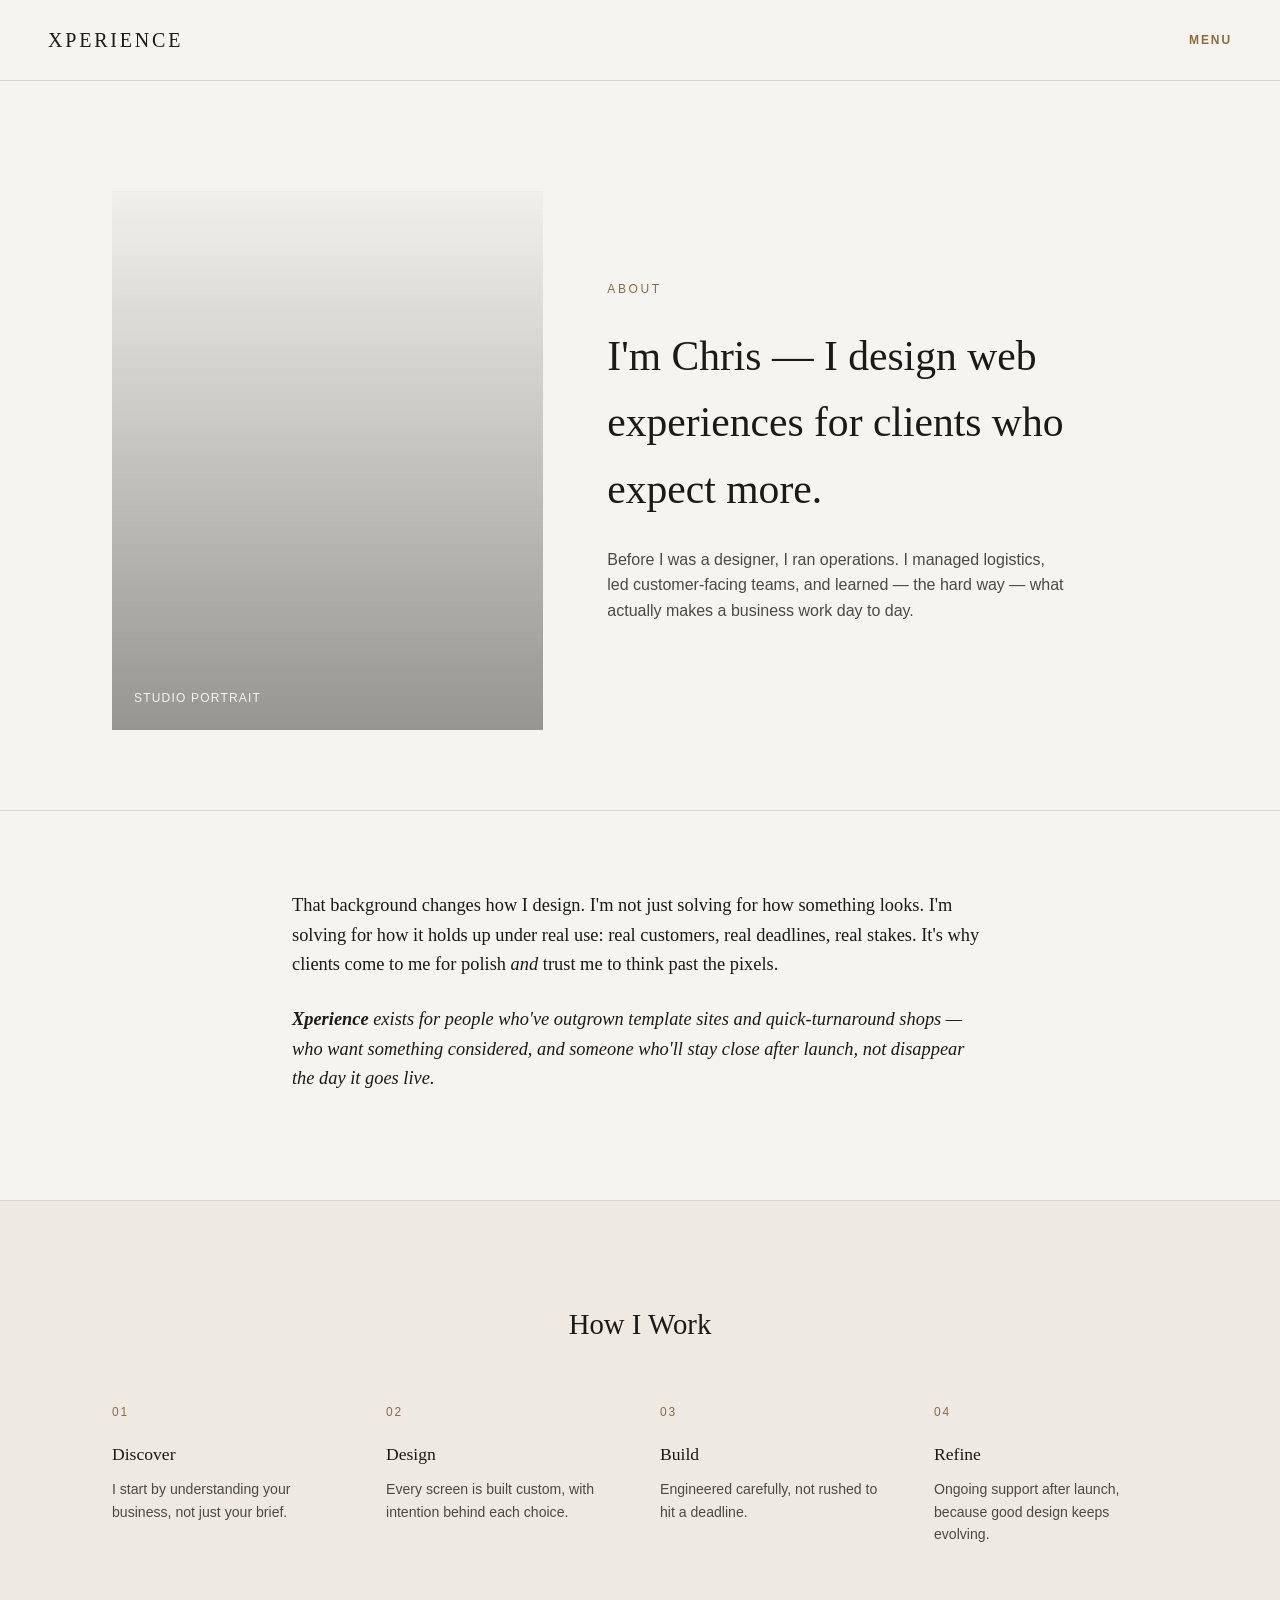
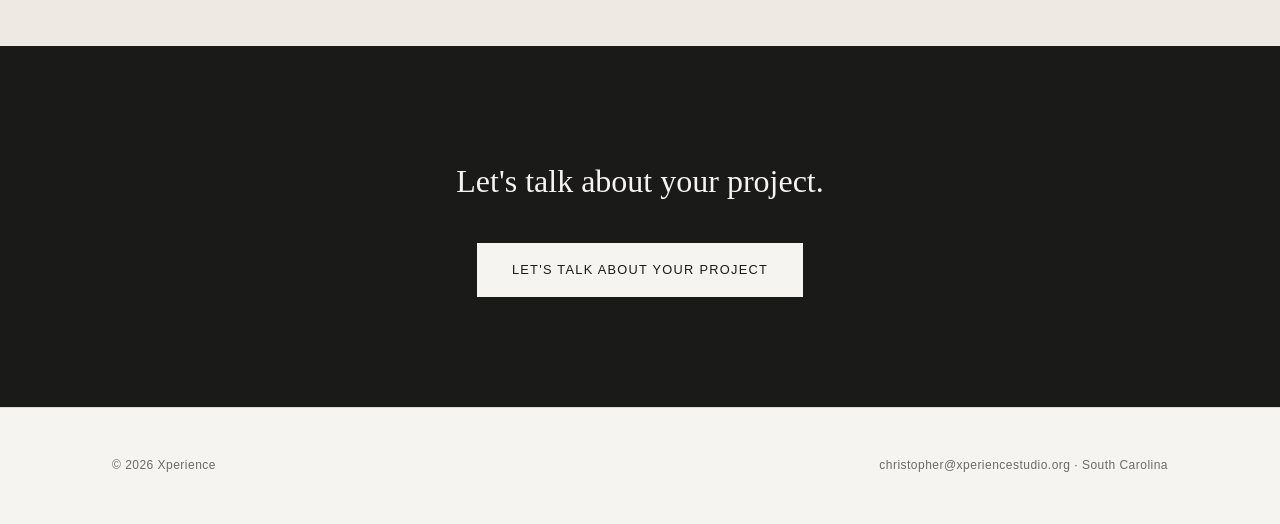
<file: about.html>
<!DOCTYPE html>
<html lang="en">
<head>
<meta charset="UTF-8">
<title>About — Xperience</title>
<meta name="viewport" content="width=device-width, initial-scale=1.0">
<link rel="stylesheet" href="css/styles.css?v=3">
<link rel="stylesheet" href="css/mobile-nav.css?v=3">
</head>
<body>

<header class="xp-header">
  <a class="xp-wordmark" href="index.html">Xperience</a>
  <button class="xp-menu-btn" id="xpMenuBtn" type="button" aria-expanded="false" aria-controls="xpMenu">Menu</button>
</header>

<div class="xp-scrim" id="xpScrim" aria-hidden="true"></div>
<aside class="xp-panel" id="xpMenu" aria-label="Site menu">
  <div class="xp-panel-head">
    <button class="xp-close-btn" id="xpCloseBtn" type="button">Close</button>
  </div>
  <div class="xp-label">Menu</div>
  <nav aria-label="Primary">
    <ul>
      <li><a href="index.html">Home</a></li>
      <li><a href="portfolio.html">Work</a></li>
      <li><a href="services.html">Services</a></li>
      <li><a href="about.html">About</a></li>
      <li><a href="contact.html">Contact</a></li>
    </ul>
  </nav>
  <div class="xp-panel-foot">
    <a class="xp-cta" href="contact.html">Start a Project</a>
    <small>christopher@xperiencestudio.org &middot; South Carolina</small>
  </div>
</aside>

<main>
  <section class="intro-split">
    <div class="wrap grid">
      <div class="portrait"><span>Studio portrait</span></div>
      <div>
        <div class="eyebrow">About</div>
        <h1>I'm Chris — I design web experiences for clients who expect more.</h1>
        <p>Before I was a designer, I ran operations. I managed logistics, led customer-facing teams, and learned — the hard way — what actually makes a business work day to day.</p>
      </div>
    </div>
  </section>

  <section class="story">
    <div class="wrap">
      <p>That background changes how I design. I'm not just solving for how something looks. I'm solving for how it holds up under real use: real customers, real deadlines, real stakes. It's why clients come to me for polish <em>and</em> trust me to think past the pixels.</p>
      <p class="brand-line"><strong>Xperience</strong> exists for people who've outgrown template sites and quick-turnaround shops — who want something considered, and someone who'll stay close after launch, not disappear the day it goes live.</p>
    </div>
  </section>

  <section class="how">
    <div class="wrap">
      <h2>How I Work</h2>
      <div class="grid">
        <div>
          <div class="num">01</div>
          <h3>Discover</h3>
          <p>I start by understanding your business, not just your brief.</p>
        </div>
        <div>
          <div class="num">02</div>
          <h3>Design</h3>
          <p>Every screen is built custom, with intention behind each choice.</p>
        </div>
        <div>
          <div class="num">03</div>
          <h3>Build</h3>
          <p>Engineered carefully, not rushed to hit a deadline.</p>
        </div>
        <div>
          <div class="num">04</div>
          <h3>Refine</h3>
          <p>Ongoing support after launch, because good design keeps evolving.</p>
        </div>
      </div>
    </div>
  </section>

  <section class="cta-close">
    <div class="wrap">
      <h2>Let's talk about your project.</h2>
      <a class="btn btn-inverse" href="contact.html">Let's Talk About Your Project</a>
    </div>
  </section>
</main>

<footer>
  <div class="wrap">
    <div>&copy; <span id="year"></span> Xperience</div>
    <div>christopher@xperiencestudio.org &middot; South Carolina</div>
  </div>
</footer>

<script src="js/main.js?v=3"></script>
<script>document.getElementById('year').textContent = new Date().getFullYear();</script>
<script src="js/mobile-nav.js?v=3" defer></script>
</body>
</html>
</file>
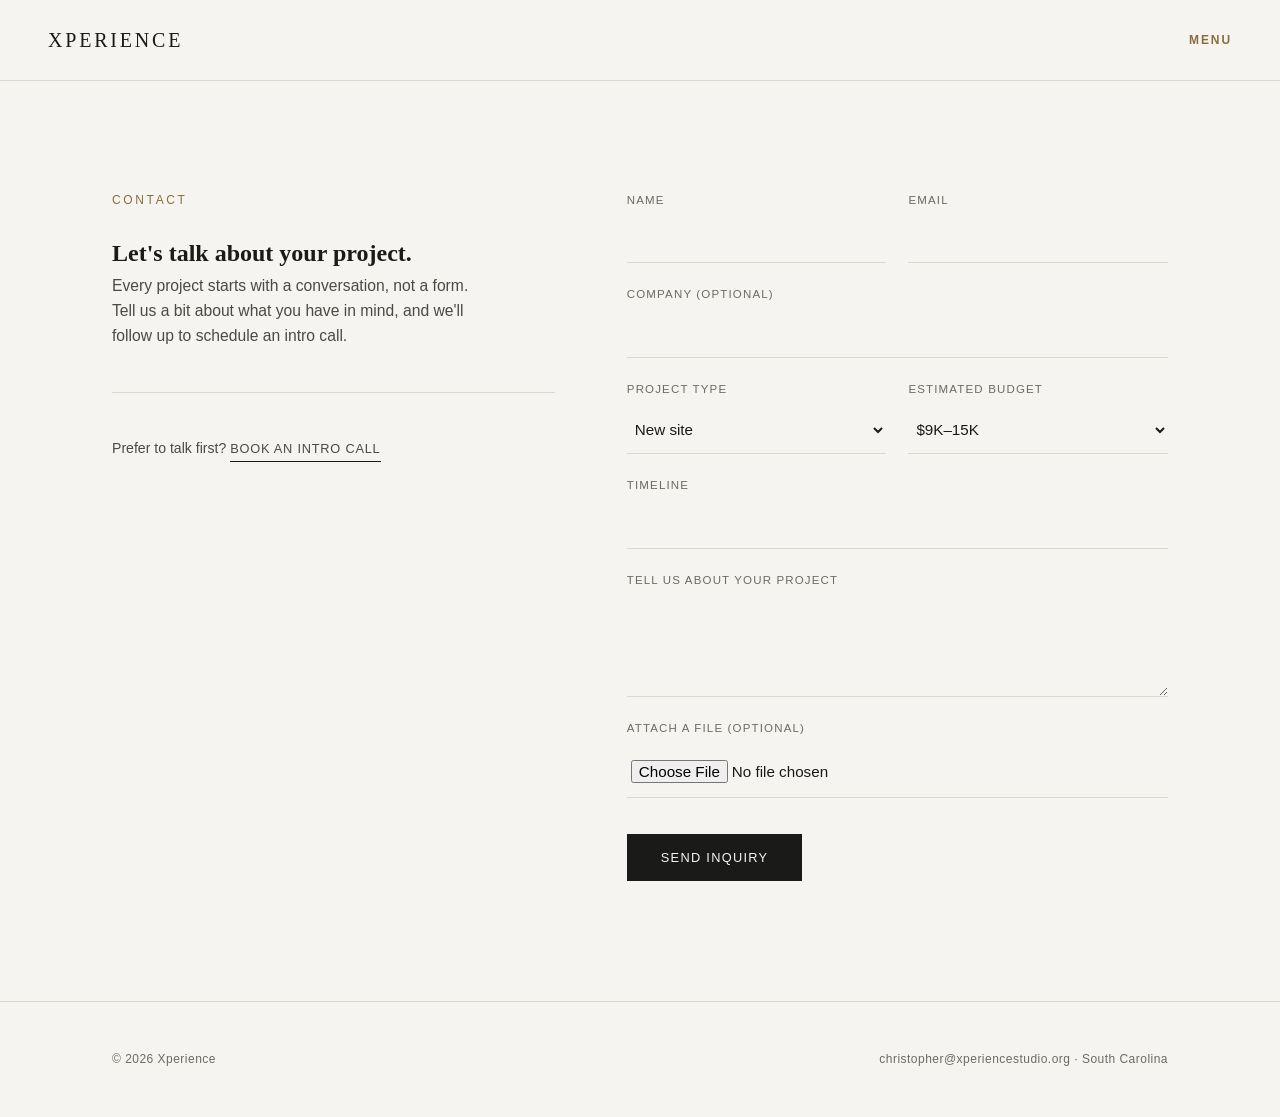
<file: contact.html>
<!DOCTYPE html>
<html lang="en">
<head>
<meta charset="UTF-8">
<title>Contact — Xperience</title>
<meta name="viewport" content="width=device-width, initial-scale=1.0">
<link rel="stylesheet" href="css/styles.css?v=3">
<link rel="stylesheet" href="css/mobile-nav.css?v=3">
</head>
<body>

<header class="xp-header">
  <a class="xp-wordmark" href="index.html">Xperience</a>
  <button class="xp-menu-btn" id="xpMenuBtn" type="button" aria-expanded="false" aria-controls="xpMenu">Menu</button>
</header>

<div class="xp-scrim" id="xpScrim" aria-hidden="true"></div>
<aside class="xp-panel" id="xpMenu" aria-label="Site menu">
  <div class="xp-panel-head">
    <button class="xp-close-btn" id="xpCloseBtn" type="button">Close</button>
  </div>
  <div class="xp-label">Menu</div>
  <nav aria-label="Primary">
    <ul>
      <li><a href="index.html">Home</a></li>
      <li><a href="portfolio.html">Work</a></li>
      <li><a href="services.html">Services</a></li>
      <li><a href="about.html">About</a></li>
      <li><a href="contact.html">Contact</a></li>
    </ul>
  </nav>
  <div class="xp-panel-foot">
    <a class="xp-cta" href="contact.html">Start a Project</a>
    <small>christopher@xperiencestudio.org &middot; South Carolina</small>
  </div>
</aside>

<main>
  <section class="contact-grid wrap">
    <div>
      <div class="eyebrow">Contact</div>
      <h1>Let's talk about your project.</h1>
      <p class="intro-text">Every project starts with a conversation, not a form. Tell us a bit about what you have in mind, and we'll follow up to schedule an intro call.</p>
      <div class="alt">
        Prefer to talk first?
        <a href="mailto:christopher@xperiencestudio.org?subject=Intro%20Call">Book an Intro Call</a>
      </div>
    </div>

    <form id="contact-form" action="https://formspree.io/f/xljgoreb" method="POST" enctype="multipart/form-data">
      <input type="hidden" name="_subject" value="New project inquiry — Xperience">
      <div class="row2">
        <div class="field">
          <label for="name">Name</label>
          <input id="name" type="text" name="name" autocomplete="name" required>
        </div>
        <div class="field">
          <label for="email">Email</label>
          <input id="email" type="email" name="email" autocomplete="email" required>
        </div>
      </div>
      <div class="field">
        <label for="company">Company (optional)</label>
        <input id="company" type="text" name="company" autocomplete="organization">
      </div>
      <div class="row2">
        <div class="field">
          <label for="type">Project Type</label>
          <select id="type" name="project_type">
            <option>New site</option>
            <option>Redesign</option>
            <option>Ongoing care</option>
            <option>Not sure yet</option>
          </select>
        </div>
        <div class="field">
          <label for="budget">Estimated Budget</label>
          <select id="budget" name="budget">
            <option>$9K&ndash;15K</option>
            <option>$15K&ndash;25K</option>
            <option>$25K+</option>
            <option>Let's discuss</option>
          </select>
        </div>
      </div>
      <div class="field">
        <label for="timeline">Timeline</label>
        <input id="timeline" type="text" name="timeline">
      </div>
      <div class="field">
        <label for="details">Tell us about your project</label>
        <textarea id="details" name="details" required></textarea>
      </div>
      <div class="field">
        <label for="upload">Attach a file (optional)</label>
        <input id="upload" type="file" name="upload">
      </div>
      <!-- Spam trap: hidden from people, bots fill it in -->
      <input type="text" name="_gotcha" class="hp-field" tabindex="-1" autocomplete="off" aria-hidden="true">
      <button class="submit" type="submit">Send Inquiry</button>
      <p id="form-status" class="form-status" role="status" aria-live="polite"></p>
    </form>
  </section>
</main>

<footer>
  <div class="wrap">
    <div>&copy; <span id="year"></span> Xperience</div>
    <div>christopher@xperiencestudio.org &middot; South Carolina</div>
  </div>
</footer>

<script>
  document.getElementById('year').textContent = new Date().getFullYear();
</script>
<script src="js/main.js?v=3"></script>
<script src="js/mobile-nav.js?v=3" defer></script>
</body>
</html>
</file>
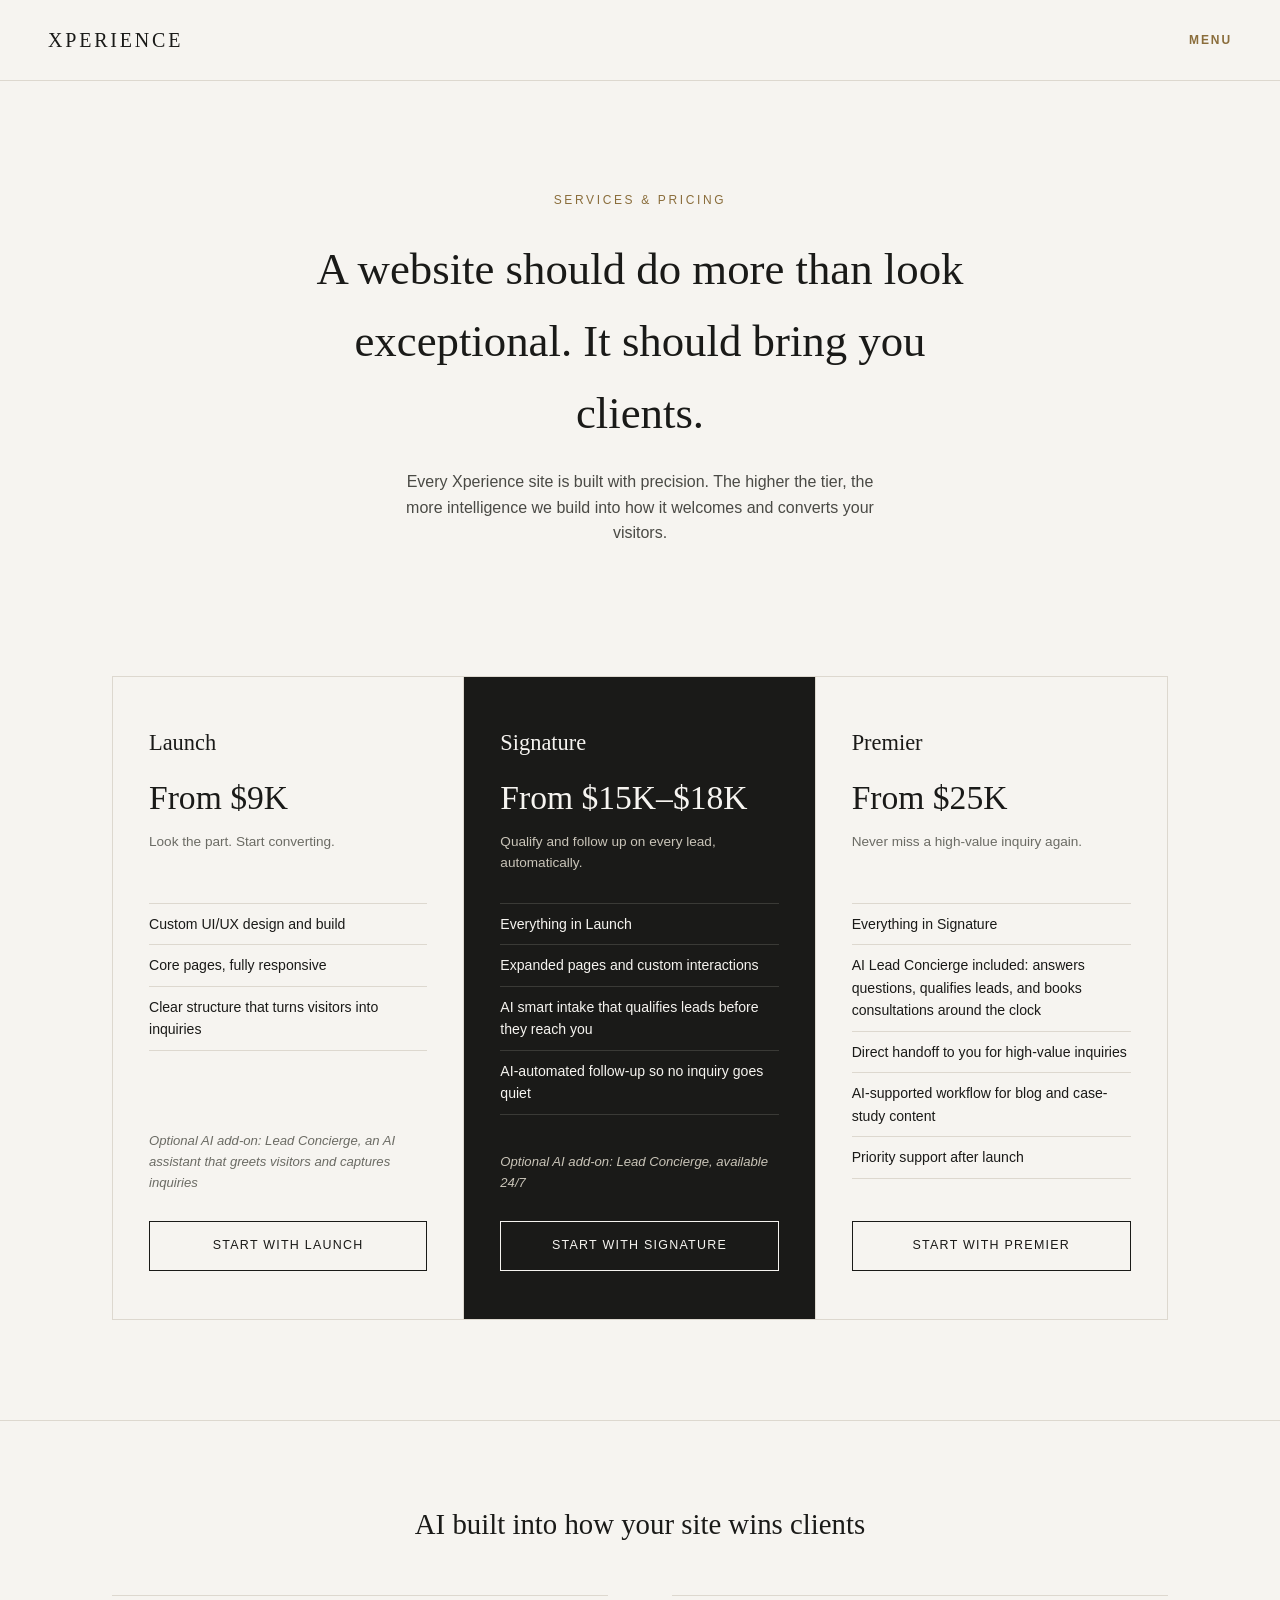
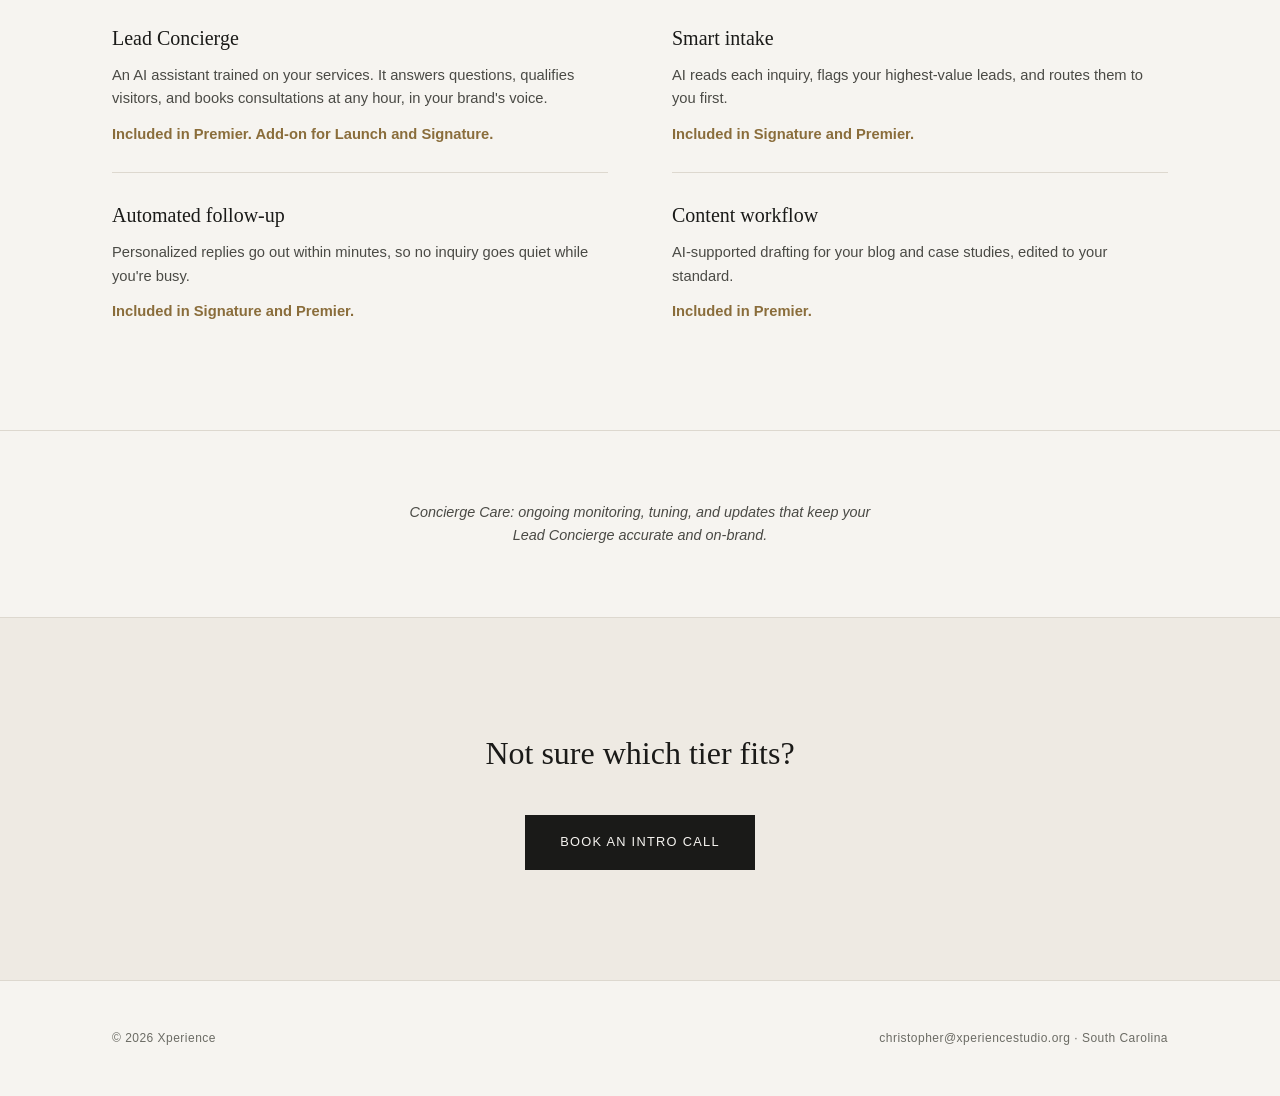
<file: services.html>
<!DOCTYPE html>
<html lang="en">
<head>
<meta charset="UTF-8">
<title>Services &amp; Pricing — Xperience</title>
<meta name="viewport" content="width=device-width, initial-scale=1.0">
<link rel="stylesheet" href="css/styles.css?v=3">
<link rel="stylesheet" href="css/mobile-nav.css?v=3">
</head>
<body>

<header class="xp-header">
  <a class="xp-wordmark" href="index.html">Xperience</a>
  <button class="xp-menu-btn" id="xpMenuBtn" type="button" aria-expanded="false" aria-controls="xpMenu">Menu</button>
</header>

<div class="xp-scrim" id="xpScrim" aria-hidden="true"></div>
<aside class="xp-panel" id="xpMenu" aria-label="Site menu">
  <div class="xp-panel-head">
    <button class="xp-close-btn" id="xpCloseBtn" type="button">Close</button>
  </div>
  <div class="xp-label">Menu</div>
  <nav aria-label="Primary">
    <ul>
      <li><a href="index.html">Home</a></li>
      <li><a href="portfolio.html">Work</a></li>
      <li><a href="services.html">Services</a></li>
      <li><a href="about.html">About</a></li>
      <li><a href="contact.html">Contact</a></li>
    </ul>
  </nav>
  <div class="xp-panel-foot">
    <a class="xp-cta" href="contact.html">Start a Project</a>
    <small>christopher@xperiencestudio.org &middot; South Carolina</small>
  </div>
</aside>

<main>
  <section class="page-intro">
    <div class="wrap">
      <div class="eyebrow">Services &amp; Pricing</div>
      <h1>A website should do more than look exceptional. It should bring you clients.</h1>
      <p>Every Xperience site is built with precision. The higher the tier, the more intelligence we build into how it welcomes and converts your visitors.</p>
    </div>
  </section>

  <section class="tiers">
    <div class="wrap">
      <div class="grid">
        <article class="tier">
          <h2 class="name">Launch</h2>
          <p class="price">From $9K</p>
          <p class="tagline">Look the part. Start converting.</p>
          <ul>
            <li>Custom UI/UX design and build</li>
            <li>Core pages, fully responsive</li>
            <li>Clear structure that turns visitors into inquiries</li>
          </ul>
          <p class="optional">Optional AI add-on: Lead Concierge, an AI assistant that greets visitors and captures inquiries</p>
          <a class="btn btn-secondary" href="contact.html">Start with Launch</a>
        </article>

        <article class="tier featured">
          <h2 class="name">Signature</h2>
          <p class="price">From $15K&ndash;$18K</p>
          <p class="tagline">Qualify and follow up on every lead, automatically.</p>
          <ul>
            <li>Everything in Launch</li>
            <li>Expanded pages and custom interactions</li>
            <li>AI smart intake that qualifies leads before they reach you</li>
            <li>AI-automated follow-up so no inquiry goes quiet</li>
          </ul>
          <p class="optional">Optional AI add-on: Lead Concierge, available 24/7</p>
          <a class="btn btn-inverse-outline" href="contact.html">Start with Signature</a>
        </article>

        <article class="tier">
          <h2 class="name">Premier</h2>
          <p class="price">From $25K</p>
          <p class="tagline">Never miss a high-value inquiry again.</p>
          <ul>
            <li>Everything in Signature</li>
            <li>AI Lead Concierge included: answers questions, qualifies leads, and books consultations around the clock</li>
            <li>Direct handoff to you for high-value inquiries</li>
            <li>AI-supported workflow for blog and case-study content</li>
            <li>Priority support after launch</li>
          </ul>
          <a class="btn btn-secondary" href="contact.html">Start with Premier</a>
        </article>
      </div>
    </div>
  </section>

  <section class="ai" aria-labelledby="ai-title">
    <div class="wrap">
      <h2 id="ai-title">AI built into how your site wins clients</h2>
      <div class="ai-grid">
        <div>
          <h3>Lead Concierge</h3>
          <p>An AI assistant trained on your services. It answers questions, qualifies visitors, and books consultations at any hour, in your brand's voice.</p>
          <p class="where">Included in Premier. Add-on for Launch and Signature.</p>
        </div>
        <div>
          <h3>Smart intake</h3>
          <p>AI reads each inquiry, flags your highest-value leads, and routes them to you first.</p>
          <p class="where">Included in Signature and Premier.</p>
        </div>
        <div>
          <h3>Automated follow-up</h3>
          <p>Personalized replies go out within minutes, so no inquiry goes quiet while you're busy.</p>
          <p class="where">Included in Signature and Premier.</p>
        </div>
        <div>
          <h3>Content workflow</h3>
          <p>AI-supported drafting for your blog and case studies, edited to your standard.</p>
          <p class="where">Included in Premier.</p>
        </div>
      </div>
    </div>
  </section>

  <section class="addons">
    <div class="wrap">
      <p>Concierge Care: ongoing monitoring, tuning, and updates that keep your Lead Concierge accurate and on-brand.</p>
    </div>
  </section>

  <section class="cta-close light">
    <div class="wrap">
      <h2>Not sure which tier fits?</h2>
      <a class="btn btn-primary" href="contact.html">Book an Intro Call</a>
    </div>
  </section>
</main>

<footer>
  <div class="wrap">
    <div>&copy; <span id="year"></span> Xperience</div>
    <div>christopher@xperiencestudio.org &middot; South Carolina</div>
  </div>
</footer>

<script src="js/main.js?v=3"></script>
<script>document.getElementById('year').textContent = new Date().getFullYear();</script>
<script src="js/mobile-nav.js?v=3" defer></script>
</body>
</html>
</file>
<file: css/styles.css>
/* ==========================================================================
   Xperience — Shared Styles
   ========================================================================== */

:root{
  --serif: "Instrument Serif", Georgia, serif;
  --sans: "Manrope", system-ui, sans-serif;
  --ink:#1a1a18;
  --ground:#f6f4f0;
  --ground-2:#eeeae3;
  --accent:#8a6d3b;
  --line:#ddd8cf;
}

*{ box-sizing:border-box; margin:0; padding:0; }

body{
  background:var(--ground);
  color:var(--ink);
  font-family:Georgia,'Times New Roman',serif;
  line-height:1.6;
  -webkit-font-smoothing:antialiased;
}

a{ color:inherit; }
:focus-visible{ outline:2px solid var(--accent); outline-offset:3px; }
img{ max-width:100%; display:block; }

.wrap{ max-width:1120px; margin:0 auto; padding-inline:32px; }

.sans{ font-family:'Helvetica Neue',Arial,sans-serif; }

/* Header / nav: see css/mobile-nav.css */

/* ---------- Buttons ---------- */
.btn{
  font-family:'Helvetica Neue',Arial,sans-serif;
  font-size:0.8rem; letter-spacing:0.1em; text-transform:uppercase;
  text-decoration:none; padding:16px 34px; display:inline-block;
  border:1px solid var(--ink); cursor:pointer;
}
.btn-primary{ background:var(--ink); color:var(--ground); }
.btn-secondary{ background:transparent; color:var(--ink); }
.btn-inverse{ background:var(--ground); color:var(--ink); border-color:var(--ground); }
.btn-inverse-outline{ background:transparent; color:var(--ground); border-color:var(--ground); }

/* ---------- Eyebrow / section labels ---------- */
.eyebrow{
  font-family:'Helvetica Neue',Arial,sans-serif;
  font-size:0.75rem; letter-spacing:0.22em; text-transform:uppercase;
  color:var(--accent); margin-bottom:24px;
}

/* ---------- Hero (home) ---------- */
.hero{ min-height:620px; padding-block:140px 120px; text-align:center; display:flex; align-items:center; position:relative; isolation:isolate; overflow:hidden; background:#25231f; color:var(--ground); }
.hero-media{ position:absolute; inset:0; width:100%; height:100%; object-fit:cover; z-index:-2; opacity:0.72; }
.hero::after{ content:""; position:absolute; inset:0; background:linear-gradient(180deg,rgba(20,19,16,0.38),rgba(20,19,16,0.7)); z-index:-1; }
.hero .wrap{ width:100%; }
.hero h1{
  font-size:clamp(2.4rem, 5vw, 4rem);
  font-weight:400; letter-spacing:0.01em;
  max-width:820px; margin-inline:auto;
}
.hero p{
  font-family:'Helvetica Neue',Arial,sans-serif;
  font-size:1.05rem; color:#ebe6dc; margin-top:26px;
}
.hero .ctas{ margin-top:48px; display:flex; gap:20px; justify-content:center; flex-wrap:wrap; }
.hero .eyebrow{ color:#d4b77e; }
.hero .btn-secondary{ color:var(--ground); border-color:var(--ground); }

/* ---------- Page intro (non-home pages) ---------- */
.page-intro{ padding-block:110px 70px; text-align:center; }
.page-intro h1{ font-size:clamp(2rem,3.6vw,2.8rem); font-weight:400; max-width:700px; margin-inline:auto; margin-bottom:20px; }
.page-intro p{ font-family:'Helvetica Neue',Arial,sans-serif; color:#4a4a45; max-width:56ch; margin-inline:auto; }

/* ---------- Service pillars ---------- */
.pillars{ padding-block:100px; border-top:1px solid var(--line); border-bottom:1px solid var(--line); background:var(--ground-2); }
.pillars .grid{ display:grid; grid-template-columns:repeat(3, 1fr); gap:56px; }
.pillars .num, .how .num{ font-family:'Helvetica Neue',Arial,sans-serif; font-size:0.75rem; letter-spacing:0.15em; color:var(--accent); margin-bottom:18px; }
.pillars h3{ font-size:1.3rem; font-weight:400; margin-bottom:14px; }
.pillars p{ font-family:'Helvetica Neue',Arial,sans-serif; font-size:0.92rem; color:#4a4a45; }

/* ---------- Proof / testimonial ---------- */
.proof{ padding-block:110px 120px; text-align:center; background:linear-gradient(180deg, rgba(255,255,255,0.25), rgba(236,232,224,0.9)); border-block:1px solid var(--line); }
.proof .wrap{ max-width:920px; }
.proof .eyebrow{ margin-bottom:18px; color:var(--accent); }
.proof blockquote{
  position:relative; font-family:Georgia,'Times New Roman',serif; font-size:clamp(2rem, 3vw, 3.1rem);
  line-height:1.16; font-weight:400; max-width:760px; margin:0 auto; color:#201f1d; letter-spacing:-0.04em;
}
.proof blockquote::before{
  content:"“"; display:block; font-family:'Helvetica Neue',Arial,sans-serif; font-size:4rem; line-height:0.8; color:var(--accent); margin-bottom:14px;
}
.proof cite{
  display:block; font-family:'Helvetica Neue',Arial,sans-serif; font-style:normal;
  font-size:0.78rem; letter-spacing:0.12em; text-transform:uppercase; color:var(--accent); margin-top:24px;
}
.proof cite::before{ content:"— "; }

/* ---------- Work / portfolio grid (home teaser) ---------- */
.work{ padding-block:120px; border-top:1px solid var(--line); }
.work .head{ display:flex; justify-content:space-between; align-items:baseline; margin-bottom:56px; flex-wrap:wrap; gap:16px; }
.work h2{ font-size:2rem; font-weight:400; }
.work .head a{
  font-family:'Helvetica Neue',Arial,sans-serif; font-size:0.8rem; letter-spacing:0.1em;
  text-transform:uppercase; text-decoration:none; border-bottom:1px solid var(--ink); padding-bottom:3px;
}
.work .grid{ display:grid; grid-template-columns:repeat(2, 1fr); gap:40px; }

.card{ display:block; text-decoration:none; color:inherit; }
.card .panel{ aspect-ratio:4/3; display:flex; align-items:flex-end; justify-content:flex-start; padding:24px; position:relative; overflow:hidden; background-size:cover; background-position:center; }
.project-image{ position:absolute; inset:0; width:100%; height:100%; object-fit:cover; object-position:center; }
.card .panel::after{ content:""; position:absolute; inset:0; background:linear-gradient(180deg,transparent 42%,rgba(20,18,15,0.72)); }
.card .panel span{ font-family:'Helvetica Neue',Arial,sans-serif; font-size:0.75rem; letter-spacing:0.1em; text-transform:uppercase; color:#5a5548; }
.card .panel span{ position:relative; z-index:1; color:#f6f4f0; }
.card .meta{ padding-top:20px; }
.card .cat{ font-family:'Helvetica Neue',Arial,sans-serif; font-size:0.72rem; letter-spacing:0.1em; text-transform:uppercase; color:var(--accent); margin-bottom:8px; }
.card h3{ font-size:1.2rem; font-weight:400; }

/* portfolio panel tints — swap for real photography */
.p1{ background-color:#2b2320; }
.p2{ background-color:#d8d2c4; }
.p3{ background-color:#e2e6e2; }
.p4{ background-color:#ded6c8; }
.p5{ background-color:#0b0e14; background-image:radial-gradient(circle at 30% 40%,rgba(255,179,64,0.55) 0 6px,transparent 7px),radial-gradient(circle at 62% 58%,rgba(255,92,138,0.5) 0 10px,transparent 11px),radial-gradient(circle at 74% 30%,rgba(111,91,240,0.55) 0 5px,transparent 6px),radial-gradient(circle at 50% 50%,#26314a 0,#0b0e14 75%); }

/* ---------- Full case studies (portfolio page) ---------- */
.cases{ padding-block:60px 120px; }
.case{ display:grid; grid-template-columns:1fr 1fr; gap:56px; align-items:center; padding-block:70px; border-bottom:1px solid var(--line); }
.case:last-child{ border-bottom:none; }
.case:nth-child(even) .panel{ order:2; }
.case .panel{ aspect-ratio:4/3; position:relative; overflow:hidden; background-size:cover; background-position:center; display:flex; align-items:flex-end; padding:24px; }
.case .panel::after{ content:""; position:absolute; inset:0; background:linear-gradient(180deg,transparent 42%,rgba(20,18,15,0.72)); }
.case .panel span{ position:relative; z-index:1; font-family:'Helvetica Neue',Arial,sans-serif; font-size:0.75rem; letter-spacing:0.1em; text-transform:uppercase; color:#f6f4f0; }
.case h2{ font-size:1.6rem; font-weight:400; margin-bottom:20px; }
.case h3{
  font-family:'Helvetica Neue',Arial,sans-serif; font-size:0.72rem; letter-spacing:0.1em;
  text-transform:uppercase; color:#8a8578; margin-top:18px; margin-bottom:6px;
}
.case p{ font-family:'Helvetica Neue',Arial,sans-serif; font-size:0.92rem; color:#4a4a45; }
.case p.case-note{ font-size:0.72rem; letter-spacing:0.1em; text-transform:uppercase; color:var(--accent); margin-top:-4px; }

/* ---------- About page ---------- */
.intro-split{ padding-block:110px 80px; }
.intro-split .grid{ display:grid; grid-template-columns:1fr 1.3fr; gap:64px; align-items:center; }
.portrait{ aspect-ratio:4/5; background-image:linear-gradient(180deg,rgba(20,18,15,0.02),rgba(20,18,15,0.42)),url('https://images.unsplash.com/photo-1556761175-b413da4baf72?auto=format&fit=crop&w=1000&q=85'); background-size:cover; background-position:center; display:flex; align-items:flex-end; justify-content:flex-start; padding:22px; }
.portrait span{ font-family:'Helvetica Neue',Arial,sans-serif; font-size:0.75rem; letter-spacing:0.1em; text-transform:uppercase; color:#f6f4f0; }
.intro-split h1{ font-size:clamp(1.9rem, 3.4vw, 2.6rem); font-weight:400; margin-bottom:24px; }
.intro-split p{ font-family:'Helvetica Neue',Arial,sans-serif; font-size:1rem; color:#4a4a45; margin-bottom:18px; max-width:52ch; }

.story{ padding-block:80px; border-top:1px solid var(--line); }
.story .wrap{ max-width:760px; }
.story p{ font-size:1.15rem; margin-bottom:26px; }
.story .brand-line{ font-style:italic; }

.how{ padding-block:100px; border-top:1px solid var(--line); background:var(--ground-2); }
.how h2{ font-size:1.8rem; font-weight:400; margin-bottom:56px; text-align:center; }
.how .grid{ display:grid; grid-template-columns:repeat(4,1fr); gap:40px; }
.how h3{ font-size:1.1rem; font-weight:400; margin-bottom:10px; }
.how p{ font-family:'Helvetica Neue',Arial,sans-serif; font-size:0.88rem; color:#4a4a45; }

/* ---------- Services / Pricing ---------- */
.tiers{ padding-block:60px 100px; }
.tiers .grid{ display:grid; grid-template-columns:repeat(3,1fr); gap:0; border:1px solid var(--line); }
.tier{ padding:48px 36px; border-right:1px solid var(--line); display:flex; flex-direction:column; }
.tier:last-child{ border-right:none; }
.tier.featured{ background:var(--ink); color:var(--ground); }
.tier .name{ font-size:1.4rem; font-weight:400; margin-bottom:10px; }
.tier .tagline{ font-family:'Helvetica Neue',Arial,sans-serif; font-size:0.85rem; color:#6b6b64; margin-bottom:28px; min-height:44px; }
.tier.featured .tagline{ color:#c9c4b8; }
.tier .price{ font-size:2.1rem; font-weight:400; margin-bottom:6px; }
.tier .price-note{ font-family:'Helvetica Neue',Arial,sans-serif; font-size:0.75rem; color:#6b6b64; margin-bottom:32px; font-style:italic; }
.tier.featured .price-note{ color:#c9c4b8; }
.tier .optional{ font-family:'Helvetica Neue',Arial,sans-serif; font-size:0.82rem; color:#6b6b64; margin-bottom:28px; font-style:italic; }
.tier.featured .optional{ color:#c9c4b8; }
.tier ul{ list-style:none; margin-bottom:36px; flex:1; }
.tier li{ font-family:'Helvetica Neue',Arial,sans-serif; font-size:0.88rem; padding-block:9px; border-top:1px solid var(--line); }
.tier.featured li{ border-top:1px solid #3a3a36; }
.tier li:last-child{ border-bottom:1px solid var(--line); }
.tier.featured li:last-child{ border-bottom:1px solid #3a3a36; }
.tier .btn{ font-size:0.78rem; padding:14px 0; display:block; text-align:center; width:100%; margin-top:auto; }
.tier.featured .btn{ border-color:var(--ground); }

.addons{ padding-block:70px; border-top:1px solid var(--line); text-align:center; }
.addons p{ font-family:'Helvetica Neue',Arial,sans-serif; font-size:0.9rem; color:#4a4a45; font-style:italic; max-width:60ch; margin-inline:auto; }

.ai{ padding-block:80px; border-top:1px solid var(--line); }
.ai h2{ font-size:1.8rem; font-weight:400; text-align:center; margin-bottom:48px; }
.ai-grid{ display:grid; grid-template-columns:repeat(2,1fr); column-gap:64px; }
.ai-grid>div{ padding-block:26px; border-top:1px solid var(--line); }
.ai h3{ font-size:1.25rem; font-weight:400; margin-bottom:10px; }
.ai p{ font-family:'Helvetica Neue',Arial,sans-serif; font-size:0.92rem; color:#4a4a45; margin-bottom:12px; max-width:36rem; }
.ai .where{ color:var(--accent); font-weight:600; margin-bottom:0; }

/* ---------- Closing CTA band ---------- */
.cta-close{ padding-block:110px; text-align:center; background:var(--ink); color:var(--ground); }
.cta-close.light{ background:var(--ground-2); color:var(--ink); border-top:1px solid var(--line); }
.cta-close h2{ font-size:2rem; font-weight:400; max-width:560px; margin-inline:auto; }
.cta-close .btn{ margin-top:36px; }

/* ---------- Contact ---------- */
.contact-grid{ display:grid; grid-template-columns:0.9fr 1.1fr; gap:72px; padding-block:110px 120px; }
.contact-grid .intro-text{ font-family:'Helvetica Neue',Arial,sans-serif; font-size:0.98rem; color:#4a4a45; margin-bottom:44px; max-width:44ch; }
.alt{ font-family:'Helvetica Neue',Arial,sans-serif; font-size:0.88rem; color:#4a4a45; padding-top:32px; border-top:1px solid var(--line); }
.alt a{ display:inline-block; margin-top:14px; border-bottom:1px solid var(--ink); padding-bottom:2px; text-decoration:none; font-size:0.8rem; letter-spacing:0.06em; text-transform:uppercase; }

form{ display:flex; flex-direction:column; gap:22px; }
.field{ display:flex; flex-direction:column; gap:8px; }
label{ font-family:'Helvetica Neue',Arial,sans-serif; font-size:0.72rem; letter-spacing:0.1em; text-transform:uppercase; color:#6b6b64; }
input, select, textarea{
  font-family:'Helvetica Neue',Arial,sans-serif; font-size:0.95rem;
  padding:14px 4px; border:none; border-bottom:1px solid var(--line);
  background:transparent; color:var(--ink);
}
textarea{ resize:vertical; min-height:100px; }
.row2{ display:grid; grid-template-columns:1fr 1fr; gap:22px; }
.submit{
  margin-top:14px; font-family:'Helvetica Neue',Arial,sans-serif; font-size:0.8rem;
  letter-spacing:0.1em; text-transform:uppercase; padding:16px 34px;
  background:var(--ink); color:var(--ground); border:none; cursor:pointer; align-self:flex-start;
}
.form-status{
  font-family:'Helvetica Neue',Arial,sans-serif; font-size:0.85rem;
  margin-top:8px; display:none;
}
.form-status.visible{ display:block; }
.form-status.success{ color:#4a6b45; }
.form-status.error{ color:#a04a3a; }
.submit:disabled{ opacity:0.6; cursor:wait; }
.hp-field{ position:absolute; left:-9999px; width:1px; height:1px; opacity:0; }

/* ---------- Footer ---------- */
footer{ padding-block:48px; border-top:1px solid var(--line); }
footer .wrap{
  display:flex; justify-content:space-between; align-items:center; flex-wrap:wrap; gap:16px;
  font-family:'Helvetica Neue',Arial,sans-serif; font-size:0.75rem; color:#6b6b64; letter-spacing:0.04em;
}

/* ---------- Responsive ---------- */
@media (max-width:720px){
  .pillars .grid{ grid-template-columns:1fr; gap:48px; }
  .work .grid{ grid-template-columns:1fr; }
  .hero{ min-height:560px; padding-block:90px 80px; }
  .intro-split .grid{ grid-template-columns:1fr; }
  .how .grid{ grid-template-columns:1fr 1fr; }
  .tiers .grid{ grid-template-columns:1fr; }
  .tier{ border-right:none; border-bottom:1px solid var(--line); }
  .ai-grid{ grid-template-columns:1fr; }
  .case{ grid-template-columns:1fr; }
  .case:nth-child(even) .panel{ order:0; }
  .contact-grid{ grid-template-columns:1fr; }
  .row2{ grid-template-columns:1fr; }
}
</file>
<file: css/mobile-nav.css>
/* Xperience — slide-in menu
   Mobile: panel 60% wide. Desktop (900px+): 40% wide, max 520px.
   Slide + fade over --xp-dur, 35% dark overlay behind the panel. */

:root {
  --xp-paper: var(--ground, #f6f4f0);
  --xp-ink: var(--ink, #1a1a18);
  --xp-rule: var(--line, #ddd8cf);
  --xp-tan: #a3885a;
  --xp-link: var(--accent, #8a6d3b);
  --xp-dark: #1f1e1c;
  --xp-dark-fg: #f3f1ec;
  --xp-dark-muted: #9b968c;
  --xp-dark-rule: #34322e;
  --xp-scrim: rgba(0, 0, 0, .35);
  --xp-serif: Georgia, "Times New Roman", serif;
  --xp-sans: "Helvetica Neue", Helvetica, Arial, sans-serif;
  --xp-ease: cubic-bezier(.32, .72, 0, 1);
  --xp-dur: .45s;
  --xp-width: 60%;
}

/* Header */
.xp-header {
  position: sticky; top: 0; z-index: 50;
  display: flex; align-items: center; justify-content: space-between;
  padding: 18px 16px;
  background: var(--xp-paper);
  border-bottom: 1px solid var(--xp-rule);
}
.xp-wordmark {
  font-family: var(--xp-serif); font-size: 17px;
  letter-spacing: .14em; text-transform: uppercase;
  color: var(--xp-ink); text-decoration: none;
}
.xp-menu-btn,
.xp-close-btn {
  border: 0; background: none; cursor: pointer;
  padding: 10px 0 10px 12px;
  font: 600 11px/1 var(--xp-sans);
  letter-spacing: .16em; text-transform: uppercase;
}
.xp-menu-btn { color: var(--xp-link); }
.xp-close-btn { color: var(--xp-dark-muted); }

/* Overlay */
.xp-scrim {
  position: fixed; inset: 0; z-index: 90;
  background: var(--xp-scrim);
  opacity: 0; visibility: hidden; cursor: pointer;
  transition: opacity var(--xp-dur) var(--xp-ease), visibility 0s linear var(--xp-dur);
}

/* Panel */
.xp-panel {
  position: fixed; top: 0; right: 0; bottom: 0; z-index: 100;
  width: var(--xp-width);
  display: flex; flex-direction: column;
  padding: calc(18px + env(safe-area-inset-top, 0px)) 20px calc(28px + env(safe-area-inset-bottom, 0px));
  background: var(--xp-dark); color: var(--xp-dark-fg);
  overflow-y: auto; overscroll-behavior: contain;
  transform: translateX(100%); opacity: 0; visibility: hidden;
  transition:
    transform var(--xp-dur) var(--xp-ease),
    opacity var(--xp-dur) ease,
    visibility 0s linear var(--xp-dur);
}
.xp-panel-head { display: flex; justify-content: flex-end; margin-bottom: clamp(16px, 4vh, 36px); }
.xp-label {
  font: 11px/1 var(--xp-sans); letter-spacing: .2em;
  text-transform: uppercase; color: var(--xp-tan); margin-bottom: 10px;
}
.xp-panel ul { list-style: none; margin: 0; padding: 0; }
.xp-panel nav a {
  display: block; padding: clamp(10px, 1.8vh, 14px) 0;
  border-bottom: 1px solid var(--xp-dark-rule);
  font-family: var(--xp-serif); font-size: clamp(20px, 3.4vh, 24px);
  color: var(--xp-dark-fg); text-decoration: none;
  transition: color .2s;
}
.xp-panel nav a:hover,
.xp-panel nav a[aria-current="page"] { color: var(--xp-tan); }
.xp-panel-foot { margin-top: auto; padding-top: 24px; display: grid; gap: 14px; }
.xp-cta {
  display: block; text-align: center; padding: 15px 8px;
  background: var(--xp-paper); color: var(--xp-ink); text-decoration: none;
  font: 600 11px/1 var(--xp-sans); letter-spacing: .16em; text-transform: uppercase;
}
.xp-panel-foot small { font: 11px/1.5 var(--xp-sans); color: var(--xp-dark-muted); }

/* Open state */
.xp-nav-open .xp-scrim {
  opacity: 1; visibility: visible;
  transition: opacity var(--xp-dur) var(--xp-ease);
}
.xp-nav-open .xp-panel {
  transform: none; opacity: 1; visibility: visible;
  transition: transform var(--xp-dur) var(--xp-ease), opacity var(--xp-dur) ease;
}
body.xp-nav-open { overflow: hidden; }

/* Focus + motion */
.xp-menu-btn:focus-visible,
.xp-close-btn:focus-visible,
.xp-panel a:focus-visible { outline: 1px solid var(--xp-tan); outline-offset: 4px; }
@media (prefers-reduced-motion: reduce) {
  .xp-scrim, .xp-panel { transition-duration: .01ms !important; }
}

/* Desktop */
@media (min-width: 900px) {
  :root { --xp-width: min(40vw, 520px); }
  .xp-header { padding: 24px 48px; }
  .xp-wordmark { font-size: 20px; }
  .xp-menu-btn { font-size: 12px; }
  .xp-panel { padding: 32px 56px 48px; }
  .xp-panel-head { margin-bottom: clamp(24px, 6vh, 64px); }
  .xp-panel nav a { font-size: clamp(24px, 4.4vh, 36px); padding: clamp(12px, 2.2vh, 20px) 0; }
  .xp-cta { padding: 18px 12px; font-size: 12px; }
}
</file>
